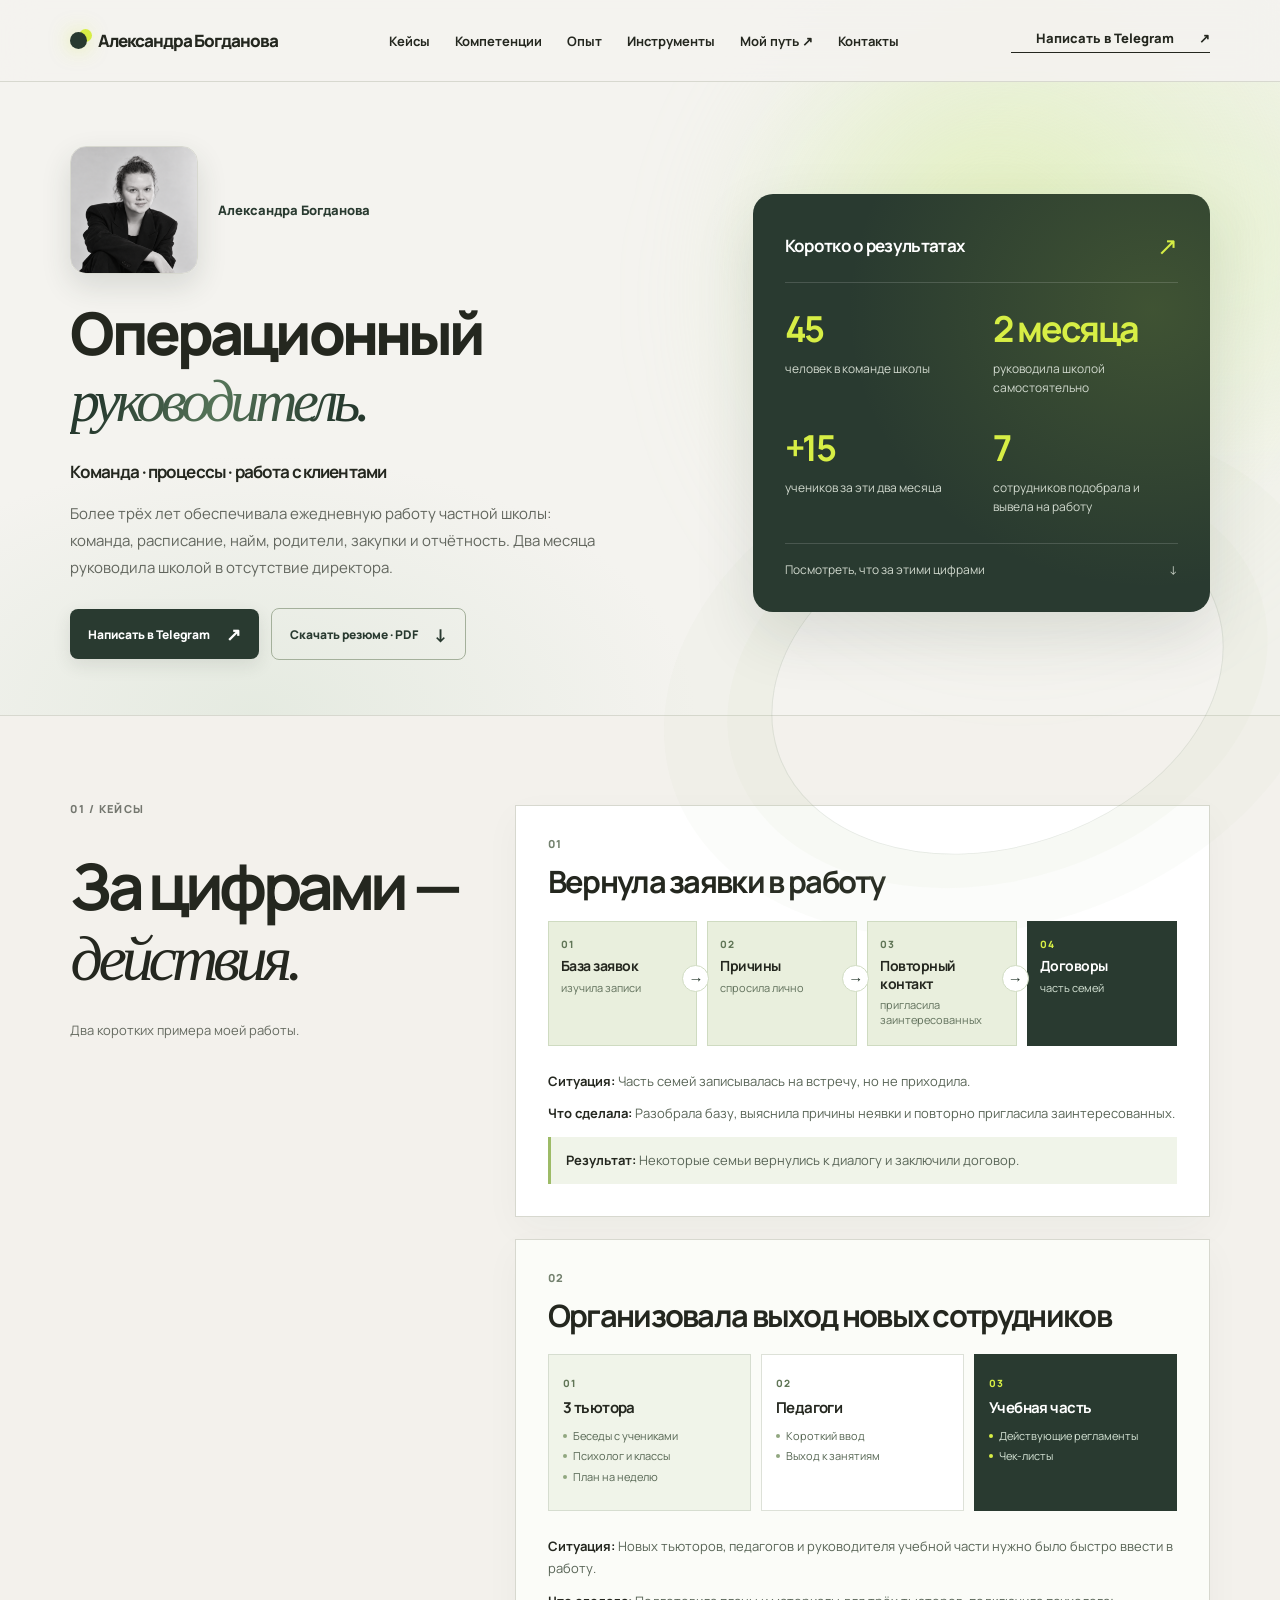
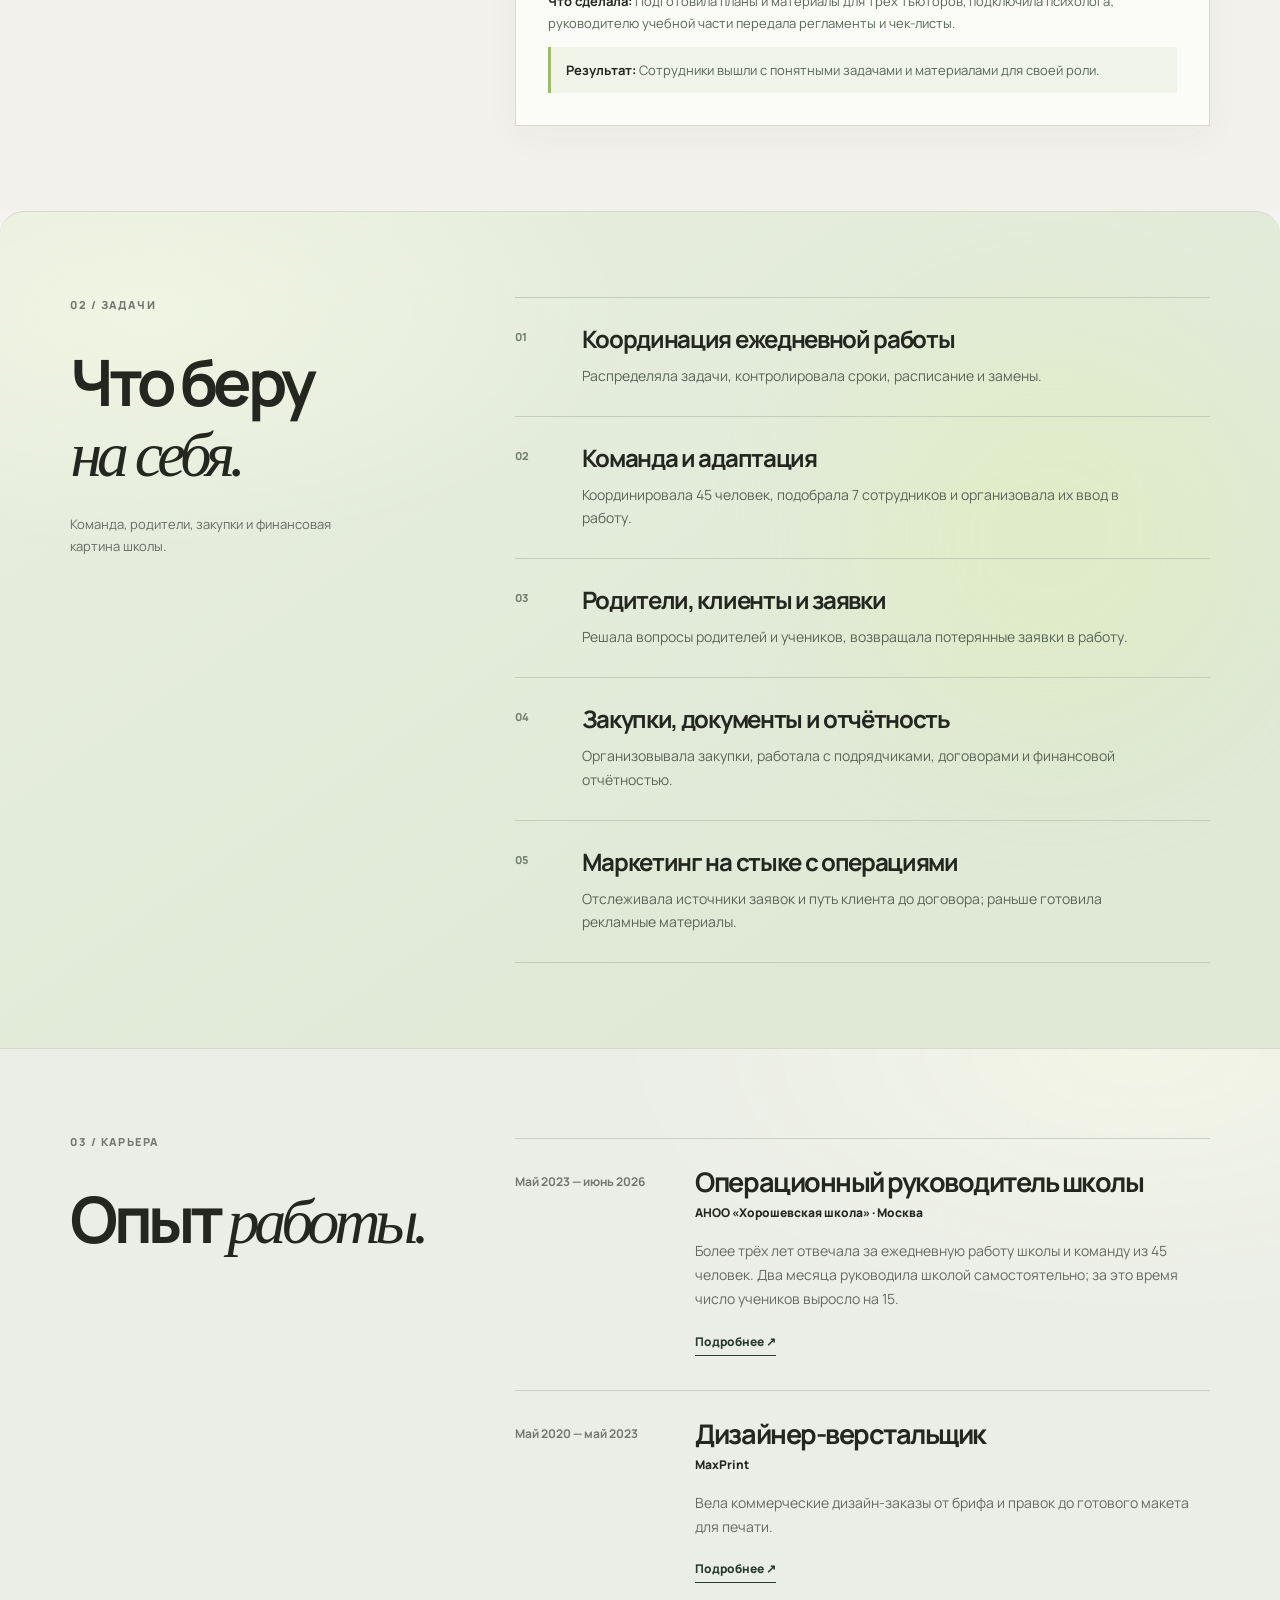
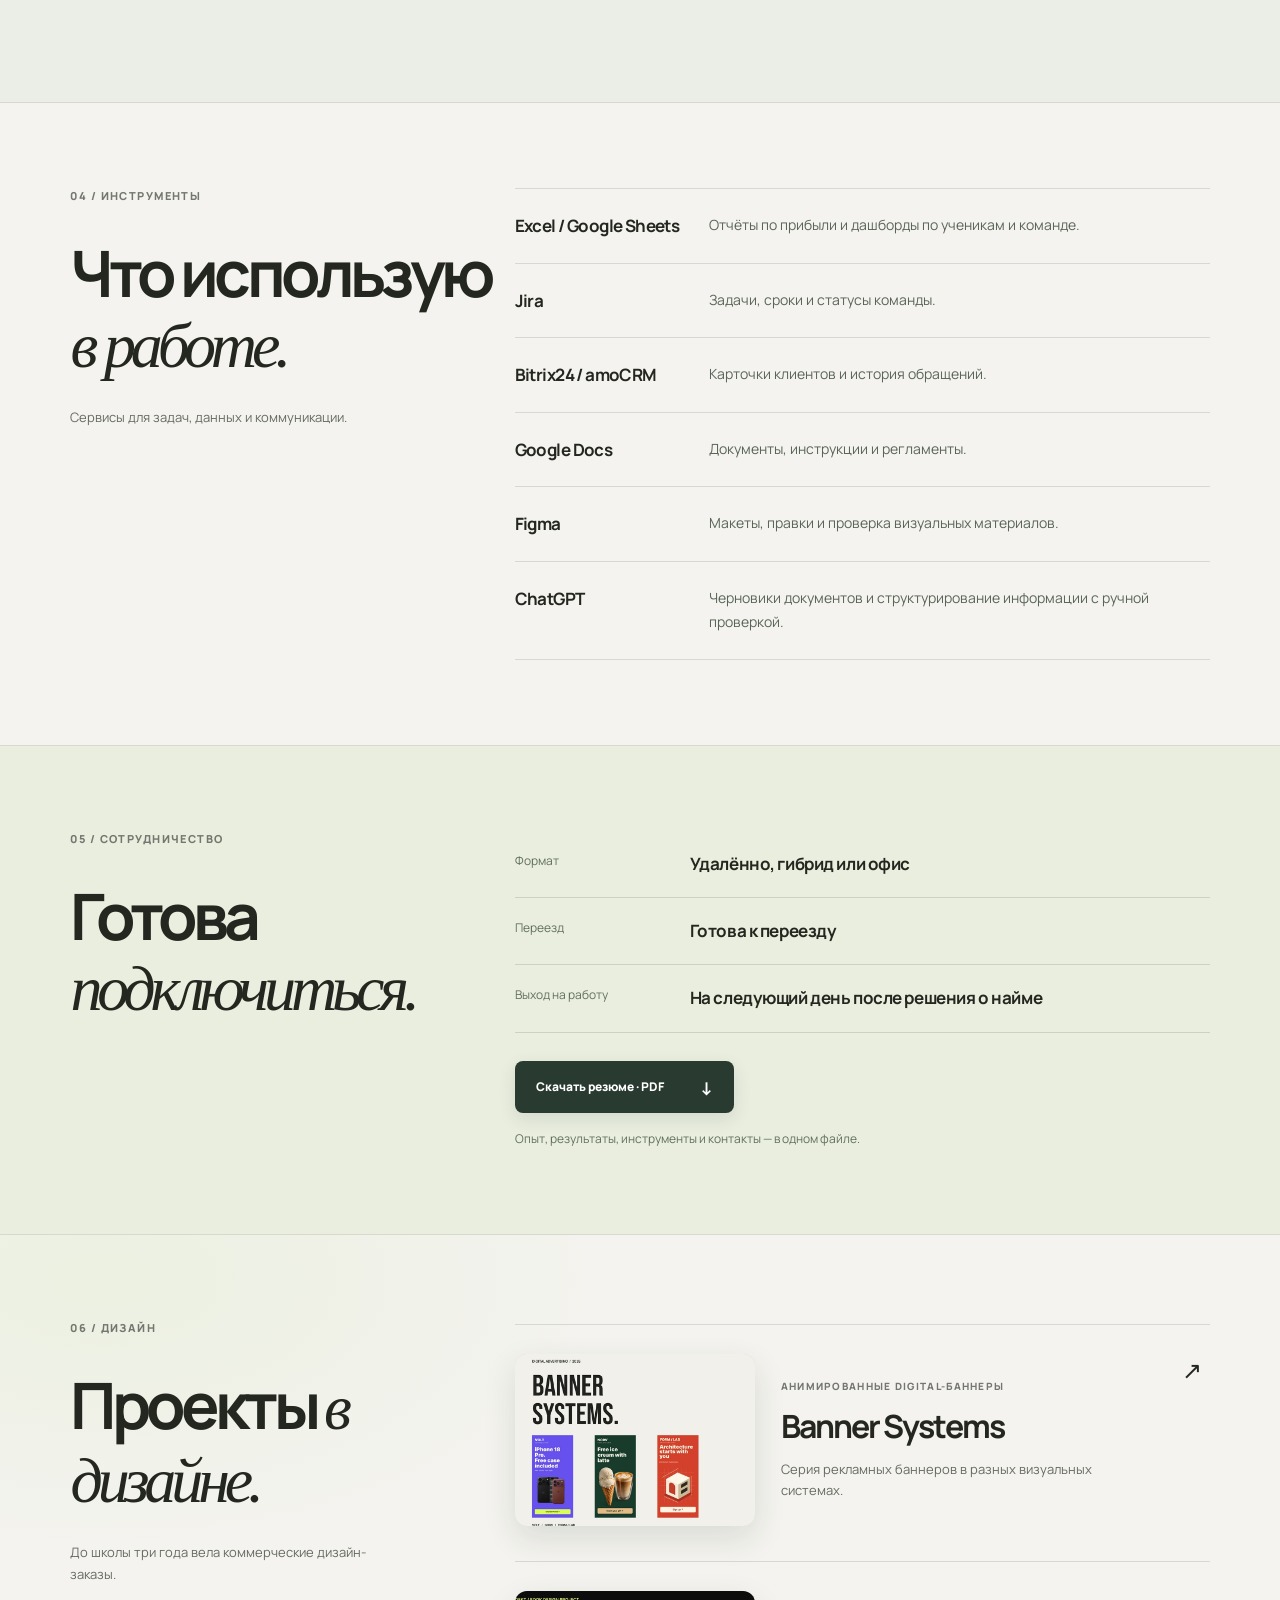
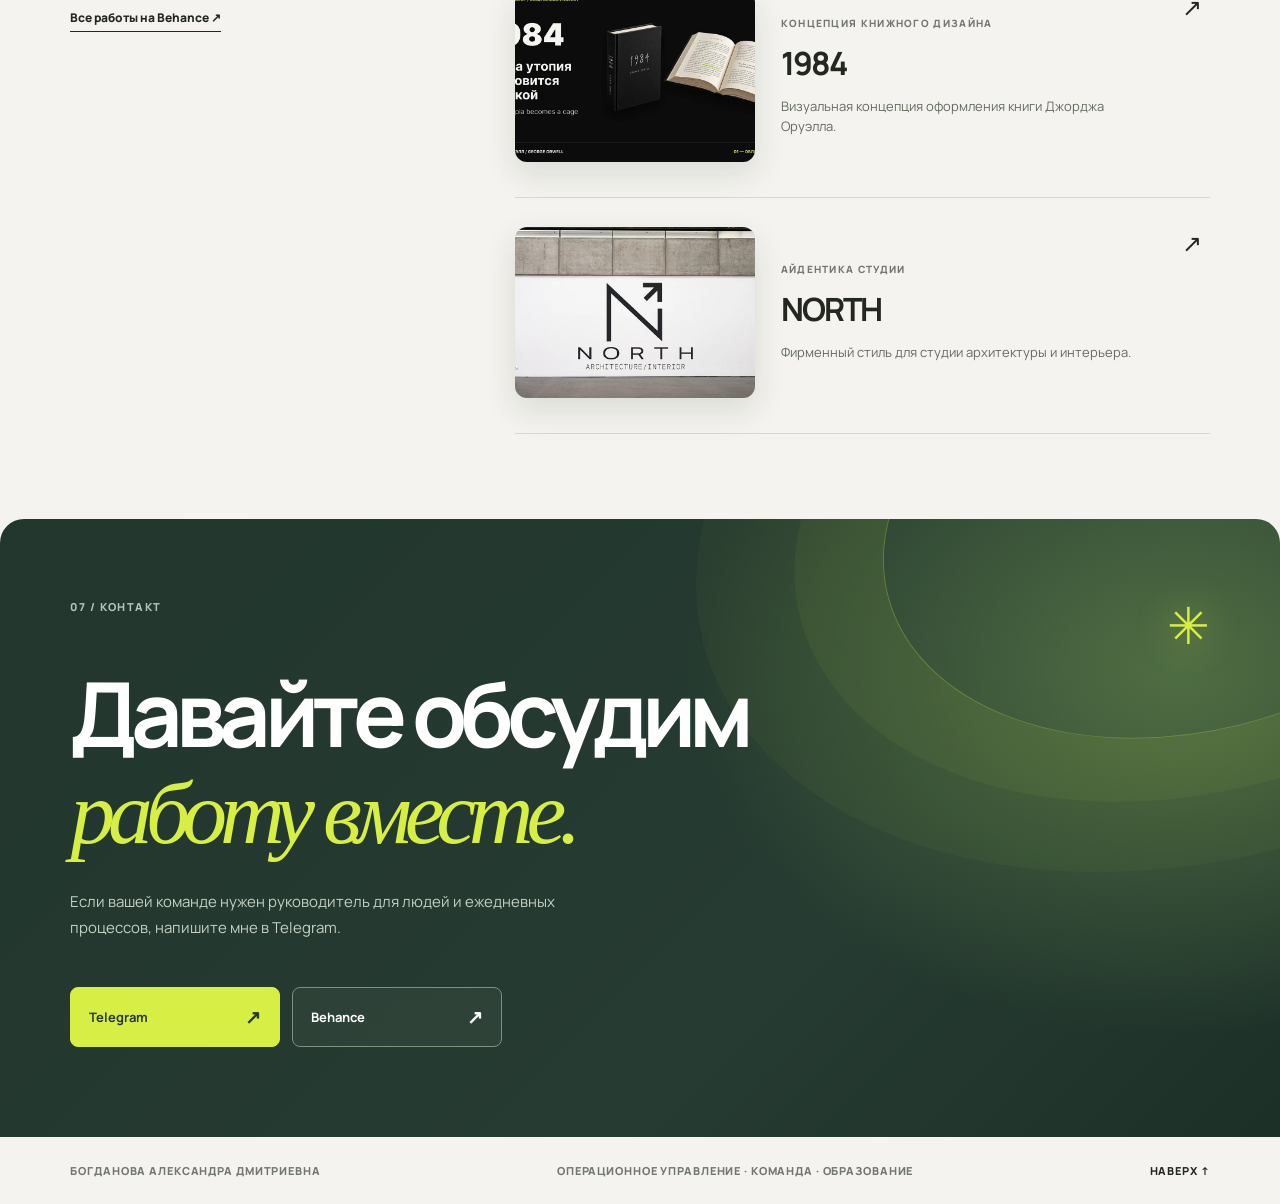
<file: index.html>
<!doctype html>
<html lang="ru">
  <head>
    <meta charset="utf-8" />
    <meta name="viewport" content="width=device-width, initial-scale=1" />
    <meta name="theme-color" content="#f3f1ec" />
    <meta name="description" content="Александра Богданова — операционный руководитель. Координировала команду из 45 человек, самостоятельно управляла школой, работала с закупками, родителями и отчётностью." />
    <title>Александра Богданова — операционный руководитель</title>
    <link rel="stylesheet" href="fonts.css" />
    <link rel="stylesheet" href="styles.css" />
    <link rel="stylesheet" href="enhancements.css" />
    <link rel="stylesheet" href="conversion.css" />
    <link rel="stylesheet" href="hero-positions.css?v=2" />
    <link rel="stylesheet" href="privacy.css" />
    <link rel="stylesheet" href="details.css" />
    <link rel="stylesheet" href="modern.css?v=1" />
    <link rel="stylesheet" href="polish.css" />
    <link rel="stylesheet" href="cases.css?v=2" />
    <link rel="stylesheet" href="portrait.css" />
    <link rel="stylesheet" href="hiring-story.css?v=2" />
  </head>
  <body>
    <div class="scroll-progress" aria-hidden="true"></div>
    <div class="page-shell">
      <header class="site-header" id="top">
        <a class="wordmark" href="#top" aria-label="На главную"><span class="wordmark-dot"></span><span data-field="shortName">Александра Богданова</span></a>
        <nav class="desktop-nav" aria-label="Основная навигация">
          <a href="#cases">Кейсы</a>
          <a href="#value">Компетенции</a>
          <a href="#experience">Опыт</a><a href="#tools">Инструменты</a>
          <a href="hiring-story.html" target="_blank" rel="noopener noreferrer">Мой путь ↗</a>
          <a href="#contact">Контакты</a>
        </nav>
        <a class="story-tab" href="hiring-story.html" target="_blank" rel="noopener noreferrer" aria-label="Открыть историю карьеры в новой вкладке">Мой путь ↗</a>
        <a class="header-link" href="https://t.me/Dmitrievna_DE" target="_blank" rel="noopener noreferrer" data-umami-event="Клик: Telegram" aria-label="Написать в Telegram"><span class="header-desktop-label">Написать в Telegram</span><span class="header-mobile-label">Telegram</span><span aria-hidden="true">↗</span></a>
      </header>

      <main>
        <section class="hero" aria-labelledby="hero-title">
          <div class="hero-copy">
            <div class="hero-identity">
              <img class="hero-portrait" src="assets/alexandra-bogdanova-portrait.png" alt="Александра Богданова" width="128" height="128" fetchpriority="high" />
              <p class="eyebrow" data-field="location">Александра Богданова</p>
            </div>
            <h1 id="hero-title">Операционный<br><em>руководитель.</em></h1>
            <p class="hero-role" data-field="role">Команда · процессы · работа с клиентами</p>

            <p class="hero-intro" data-field="intro">Более трёх лет обеспечивала ежедневную работу частной школы: команда, расписание, найм, родители, закупки и отчётность. Два месяца руководила школой в отсутствие директора.</p>
            <div class="hero-actions">
              <a class="button button-primary" href="https://t.me/Dmitrievna_DE" target="_blank" rel="noopener noreferrer" data-umami-event="Клик: Telegram">Написать в Telegram <span aria-hidden="true">↗</span></a>
              <a class="button button-resume" href="assets/alexandra-bogdanova-resume.pdf?v=5" download="Alexandra-Bogdanova-Resume.pdf">Скачать резюме · PDF <span aria-hidden="true">↓</span></a>
            </div>
          </div>
          <aside class="hero-results" aria-labelledby="results-title"><div class="results-heading"><h2 id="results-title">Коротко о результатах</h2><span aria-hidden="true">↗</span></div><div class="proof-list" id="proof-list"></div><a class="results-source" href="#cases"><span>Посмотреть, что за этими цифрами</span><span aria-hidden="true">↓</span></a></aside>

        </section>

        <section class="section cases" id="cases" aria-labelledby="cases-title">
          <div class="section-heading"><span class="section-number">01 / Кейсы</span><h2 id="cases-title">За цифрами —<br><em>действия.</em></h2><p class="section-note">Два коротких примера моей работы.</p></div>
          <div class="case-list" id="case-list"></div>
        </section>

        <section class="section value" id="value" aria-labelledby="value-title">
          <div class="section-heading"><span class="section-number">02 / Задачи</span><h2 id="value-title">Что беру<br><em>на себя.</em></h2><p class="section-note">Команда, родители, закупки и финансовая картина школы.</p></div>
          <div class="value-list" id="value-list"></div>
        </section>

        <section class="section experience" id="experience" aria-labelledby="experience-title">
          <div class="section-heading"><span class="section-number">03 / Карьера</span><h2 id="experience-title">Опыт <em>работы.</em></h2></div>
          <div class="timeline" id="experience-list"></div>
        </section>

        <section class="section tools" id="tools" aria-labelledby="tools-title"><div class="section-heading"><span class="section-number">04 / Инструменты</span><h2 id="tools-title">Что использую<br><em>в работе.</em></h2><p class="section-note">Сервисы для задач, данных и коммуникации.</p></div><div class="tools-list" id="tools-list"></div></section>
        <section class="section conditions" id="conditions" aria-labelledby="conditions-title"><div class="section-heading"><span class="section-number">05 / Сотрудничество</span><h2 id="conditions-title">Готова<br><em>подключиться.</em></h2></div><div class="conditions-body"><dl id="conditions-list"></dl><a class="button button-primary" href="assets/alexandra-bogdanova-resume.pdf?v=5" download="Alexandra-Bogdanova-Resume.pdf">Скачать резюме · PDF <span aria-hidden="true">↓</span></a><p class="resume-caption">Опыт, результаты, инструменты и контакты — в одном файле.</p></div></section>
        <section class="section projects" id="projects" aria-labelledby="projects-title">
          <div class="section-heading"><span class="section-number">06 / Дизайн</span><h2 id="projects-title">Проекты <em>в дизайне.</em></h2><p class="section-note">До школы три года вела коммерческие дизайн-заказы.</p><a class="section-outlink" href="https://www.behance.net/alek_szim" target="_blank" rel="noopener noreferrer" data-umami-event="Клик: Behance">Все работы на Behance ↗</a></div>
          <div class="project-list" id="project-list"></div>
        </section>

        <section class="contact" id="contact" aria-labelledby="contact-title">
          <div class="contact-top"><span class="section-number">07 / Контакт</span><span class="contact-mark" aria-hidden="true">✳</span></div>
          <h2 id="contact-title">Давайте обсудим<br><em>работу вместе.</em></h2>
          <p data-field="contactIntro">Если вашей команде нужен руководитель для людей и ежедневных процессов, напишите мне в Telegram.</p>
          <div class="contact-links" id="contact-links"></div>
        </section>
      </main>

      <footer class="site-footer"><span data-field="footerName">Богданова Александра Дмитриевна</span><span>Операционное управление · Команда · Образование</span><a href="#top">Наверх ↑</a></footer>
    </div>
    <dialog class="detail-dialog" id="detail-dialog" aria-labelledby="detail-title">
      <div class="detail-shell">
        <div class="detail-topline"><span id="detail-period"></span><button class="detail-close" id="detail-close" type="button" aria-label="Закрыть подробности">×</button></div>
        <h2 id="detail-title"></h2>
        <p class="detail-company" id="detail-company"></p>
        <p class="detail-lead" id="detail-lead"></p>
        <div class="detail-metrics" id="detail-metrics"></div>
        <div class="detail-sections" id="detail-sections"></div>
      </div>
    </dialog>
    <script src="content.js?v=15"></script>
    <script src="app.js?v=9"></script>
    <script src="resume-extra.js"></script>
    <script src="polish.js"></script>
  </body>
</html>
</file>
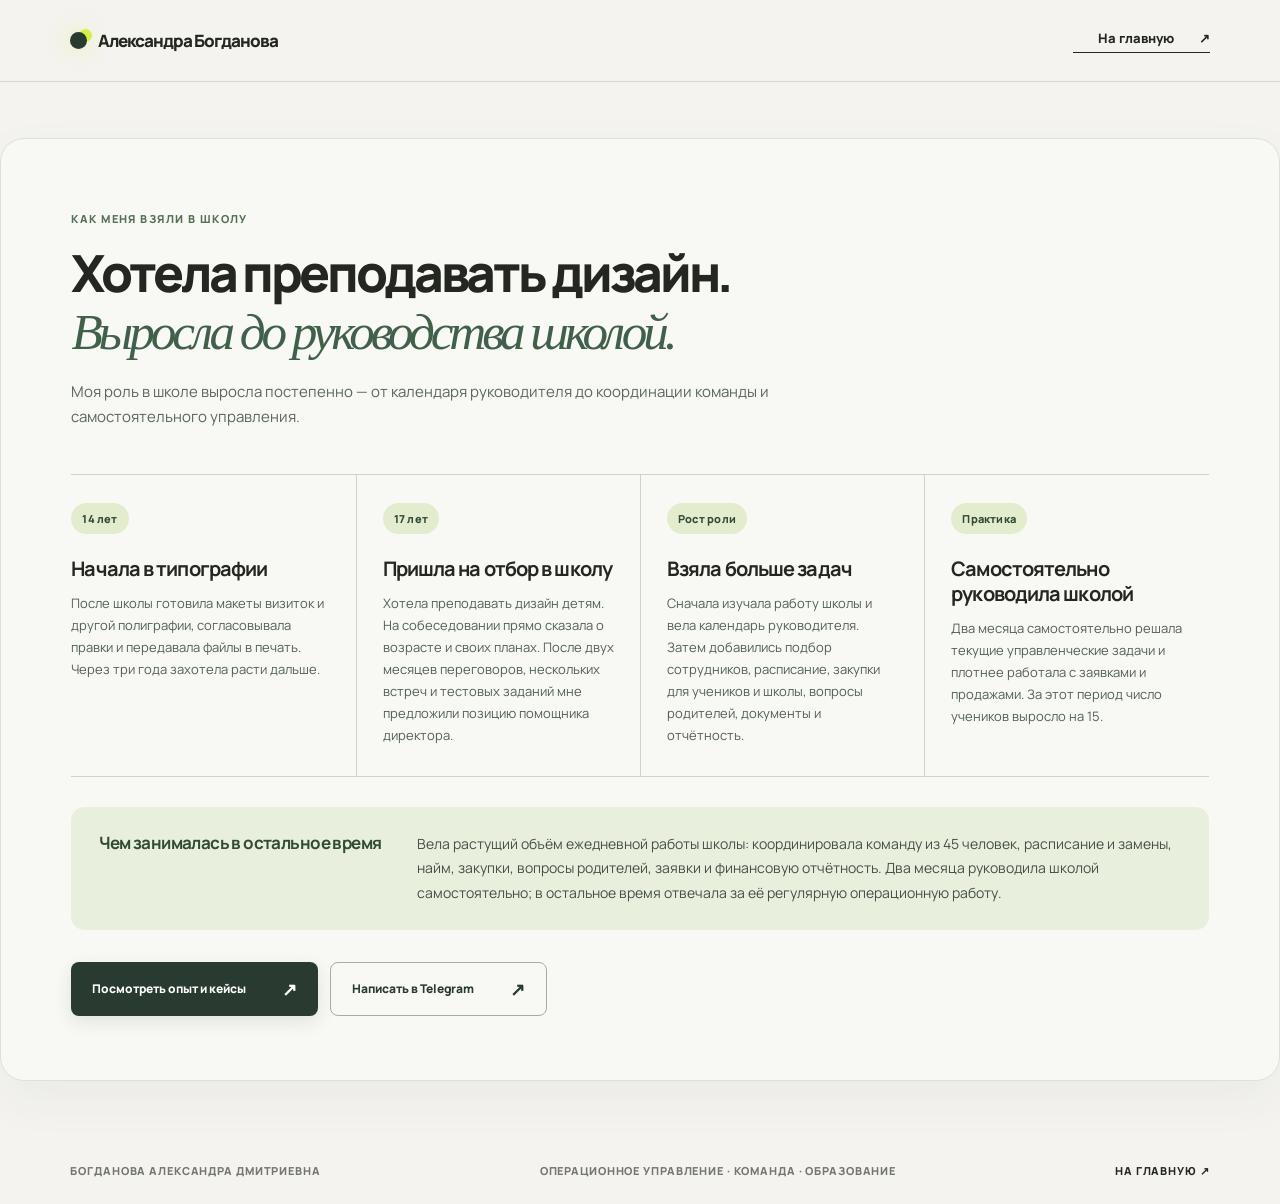
<file: hiring-story.html>
<!doctype html>
<html lang="ru">
  <head>
    <meta charset="utf-8" />
    <meta name="viewport" content="width=device-width, initial-scale=1" />
    <meta name="theme-color" content="#f3f1ec" />
    <meta name="description" content="Как Александра Богданова пришла в частную школу, расширила свою роль и стала руководить её операционной работой." />
    <title>Мой путь — Александра Богданова</title>
    <link rel="stylesheet" href="fonts.css" />
    <link rel="stylesheet" href="styles.css" />
    <link rel="stylesheet" href="enhancements.css" />
    <link rel="stylesheet" href="conversion.css" />
    <link rel="stylesheet" href="hero-positions.css?v=2" />
    <link rel="stylesheet" href="privacy.css" />
    <link rel="stylesheet" href="details.css" />
    <link rel="stylesheet" href="modern.css?v=1" />
    <link rel="stylesheet" href="polish.css" />
    <link rel="stylesheet" href="hiring-story.css?v=2" />
  </head>
  <body class="story-page">
    <div class="page-shell">
      <header class="site-header">
        <a class="wordmark" href="index.html" aria-label="Вернуться на главную"><span class="wordmark-dot"></span><span>Александра Богданова</span></a>
        <a class="header-link" href="index.html"><span class="header-desktop-label">На главную</span><span class="header-mobile-label">Назад</span><span aria-hidden="true">↗</span></a>
      </header>
      <main>
        <section class="hiring-story" aria-labelledby="hiring-story-title">
          <div class="hiring-story-heading">
            <span class="section-number">Как меня взяли в школу</span>
            <h1 id="hiring-story-title">Хотела преподавать дизайн.<br><em>Выросла до руководства школой.</em></h1>
            <p>Моя роль в школе выросла постепенно — от календаря руководителя до координации команды и самостоятельного управления.</p>
          </div>
          <div class="hiring-story-steps" aria-label="Как развивалась моя роль">
            <article class="hiring-story-step">
              <span class="hiring-story-marker">14 лет</span>
              <h2>Начала в типографии</h2>
              <p>После школы готовила макеты визиток и другой полиграфии, согласовывала правки и передавала файлы в печать. Через три года захотела расти дальше.</p>
            </article>
            <article class="hiring-story-step">
              <span class="hiring-story-marker">17 лет</span>
              <h2>Пришла на отбор в школу</h2>
              <p>Хотела преподавать дизайн детям. На собеседовании прямо сказала о возрасте и своих планах. После двух месяцев переговоров, нескольких встреч и тестовых заданий мне предложили позицию помощника директора.</p>
            </article>
            <article class="hiring-story-step">
              <span class="hiring-story-marker">Рост роли</span>
              <h2>Взяла больше задач</h2>
              <p>Сначала изучала работу школы и вела календарь руководителя. Затем добавились подбор сотрудников, расписание, закупки для учеников и школы, вопросы родителей, документы и отчётность.</p>
            </article>
            <article class="hiring-story-step">
              <span class="hiring-story-marker">Практика</span>
              <h2>Самостоятельно руководила школой</h2>
              <p>Два месяца самостоятельно решала текущие управленческие задачи и плотнее работала с заявками и продажами. За этот период число учеников выросло на 15.</p>
            </article>
          </div>
          <div class="hiring-story-continuity">
            <strong>Чем занималась в остальное время</strong>
            <p>Вела растущий объём ежедневной работы школы: координировала команду из 45 человек, расписание и замены, найм, закупки, вопросы родителей, заявки и финансовую отчётность. Два месяца руководила школой самостоятельно; в остальное время отвечала за её регулярную операционную работу.</p>
          </div>
          <div class="hiring-story-return">
            <a class="button button-primary" href="index.html">Посмотреть опыт и кейсы <span aria-hidden="true">↗</span></a>
            <a class="button button-resume" href="https://t.me/Dmitrievna_DE" target="_blank" rel="noopener noreferrer">Написать в Telegram <span aria-hidden="true">↗</span></a>
          </div>
        </section>
      </main>
      <footer class="site-footer"><span>Богданова Александра Дмитриевна</span><span>Операционное управление · Команда · Образование</span><a href="index.html">На главную ↗</a></footer>
    </div>
  </body>
</html>
</file>
<file: fonts.css>
@font-face {
  font-family: 'Manrope';
  font-style: normal;
  font-weight: 400 800;
  font-display: swap;
  src: url('assets/fonts/manrope-cyrillic.woff2') format('woff2');
  unicode-range: U+0301, U+0400-045F, U+0490-0491, U+04B0-04B1, U+2116;
}

@font-face {
  font-family: 'Manrope';
  font-style: normal;
  font-weight: 400 800;
  font-display: swap;
  src: url('assets/fonts/manrope-latin.woff2') format('woff2');
  unicode-range: U+0000-00FF, U+0131, U+0152-0153, U+02BB-02BC, U+02C6, U+02DA, U+02DC, U+0304, U+0308, U+0329, U+2000-206F, U+20AC, U+2122, U+2191, U+2193, U+2212, U+2215, U+FEFF, U+FFFD;
}
</file>
<file: styles.css>
:root{--paper:#f3f1ec;--ink:#24271f;--muted:#74776f;--line:#d7d8cf;--acid:#d7ee45;--forest:#293a30;--white:#fff;--font:'Manrope',sans-serif}*{box-sizing:border-box}html{scroll-behavior:smooth}body{margin:0;background:var(--paper);color:var(--ink);font-family:var(--font);-webkit-font-smoothing:antialiased}a{color:inherit;text-decoration:none}button,a{-webkit-tap-highlight-color:transparent}a:focus-visible{outline:2px solid var(--forest);outline-offset:4px}::selection{background:var(--acid);color:var(--ink)}.page-shell{overflow:hidden}.site-header,.hero,.section,.contact,.site-footer{max-width:1440px;margin:auto}.site-header{height:92px;display:flex;align-items:center;justify-content:space-between;padding:0 5.5%;border-bottom:1px solid var(--line)}.wordmark{font-size:17px;font-weight:800;letter-spacing:-.06em;display:flex;align-items:center;gap:11px;white-space:nowrap}.wordmark-dot{width:17px;height:17px;background:var(--forest);border-radius:50%;box-shadow:7px -5px 0 -2px var(--acid)}.desktop-nav{display:flex;gap:42px;font-size:13px;font-weight:700}.desktop-nav a,.header-link,.text-link{transition:opacity .2s}.desktop-nav a:hover,.header-link:hover,.text-link:hover{opacity:.55}.header-link{font-size:13px;font-weight:800;border-bottom:1px solid var(--ink);padding-bottom:5px;white-space:nowrap}.header-link span{margin-left:25px}.hero{min-height:660px;display:grid;grid-template-columns:1.07fr .93fr;padding:47px 5.5% 82px;gap:32px}.hero-copy{align-self:center;padding:28px 0 22px}.eyebrow,.section-number{font-size:11px;font-weight:800;letter-spacing:.13em;text-transform:uppercase}.eyebrow{margin:0 0 35px;color:var(--muted)}h1,h2,h3,p{margin-top:0}h1{font-size:clamp(58px,6.7vw,105px);line-height:1.04;letter-spacing:-.09em;margin:0 0 24px;font-weight:800}h1 em,h2 em{font-family:Georgia,serif;font-weight:400;letter-spacing:-.08em}h1 em{color:var(--forest)}.hero-role{font-size:clamp(20px,2vw,28px);letter-spacing:-.05em;font-weight:700;margin:0 0 19px}.hero-intro{max-width:490px;font-size:15px;line-height:1.85;color:#62665e;margin-bottom:33px}.hero-actions{display:flex;align-items:center;gap:32px;flex-wrap:wrap}.button{display:inline-flex;align-items:center;justify-content:space-between;gap:36px;padding:17px 21px;border-radius:3px;font-size:12px;font-weight:800;transition:transform .2s,background .2s}.button:hover{transform:translateY(-3px)}.button-primary{background:var(--forest);color:#fff}.button-primary:hover{background:#394e40}.button span{font-size:18px;line-height:1}.text-link{font-size:12px;font-weight:800}.text-link span{margin-left:10px}.hero-art{min-height:545px;background:var(--forest);position:relative;overflow:hidden;display:grid;place-items:center}.hero-art-grid{position:absolute;inset:0;background-image:linear-gradient(#ffffff0e 1px,transparent 1px),linear-gradient(90deg,#ffffff0e 1px,transparent 1px);background-size:48px 48px;mask-image:linear-gradient(135deg,transparent 10%,black 85%)}.art-orbit{border:1px solid #d7ee4577;border-radius:50%;position:absolute;aspect-ratio:1}.orbit-one{width:89%;transform:rotate(-25deg) scaleY(.72)}.orbit-two{width:72%;transform:rotate(31deg) scaleY(.77)}.art-core{width:235px;height:235px;border-radius:50%;display:grid;place-items:center;background:var(--acid);color:var(--forest);box-shadow:0 0 0 24px #d7ee4515,0 0 0 70px #d7ee4508;z-index:1;transform:rotate(-10deg)}.art-core span{font-family:Georgia,serif;font-size:80px;letter-spacing:-.1em;font-style:italic;padding-right:9px}.art-caption,.art-index{position:absolute;bottom:28px;font-size:10px;text-transform:uppercase;letter-spacing:.14em;color:#d6e4d6}.art-caption{left:30px}.art-index{right:30px}.section{padding:105px 5.5%;display:grid;grid-template-columns:39% 61%;border-top:1px solid var(--line)}.section-number{display:block;color:var(--muted);margin-bottom:35px}.section h2,.contact h2{font-size:clamp(44px,5vw,72px);letter-spacing:-.075em;line-height:1.09;margin:0}.about-body{padding-top:42px}.about-body>p{font-size:clamp(21px,2.1vw,30px);line-height:1.52;letter-spacing:-.045em;max-width:680px;margin-bottom:45px}.capabilities{display:flex;gap:10px;flex-wrap:wrap}.skill{border:1px solid #c5c9bd;padding:11px 15px;font-size:12px;font-weight:700;border-radius:2px}.experience{background:#eaece4}.timeline{padding-top:4px}.timeline-row{display:grid;grid-template-columns:24% 76%;gap:14px;padding:27px 0 34px;border-top:1px solid #cbd0c4}.timeline-period{font-size:12px;color:var(--muted);font-weight:700;padding-top:7px}.timeline-body h3{font-size:27px;line-height:1.15;letter-spacing:-.055em;margin:0 0 7px}.timeline-company{font-size:12px;font-weight:800;margin-bottom:18px}.timeline-description{font-size:14px;line-height:1.7;color:#666b61;max-width:520px;margin:0}.projects{grid-template-columns:39% 61%}.project-list{padding-top:4px}.project-row{display:grid;grid-template-columns:52px 1fr 32px;gap:15px;border-top:1px solid var(--line);padding:29px 0 35px;min-height:180px}.project-row:last-child{border-bottom:1px solid var(--line)}.project-number{font-size:11px;font-weight:800;color:var(--muted);padding-top:3px}.project-category{font-size:10px;font-weight:800;text-transform:uppercase;letter-spacing:.13em;color:var(--muted);margin-bottom:11px}.project-body h3{font-size:32px;letter-spacing:-.06em;margin-bottom:11px}.project-body>p:last-child{max-width:450px;font-size:13px;line-height:1.6;color:#666b61}.project-arrow{font-size:24px;line-height:1;transition:transform .2s}.project-arrow:hover{transform:translate(3px,-3px)}.contact{background:var(--forest);color:#fff;padding:80px 5.5% 90px}.contact-top{display:flex;justify-content:space-between;align-items:start}.contact .section-number{color:#b6c3b8}.contact-mark{font-size:51px;line-height:1;color:var(--acid)}.contact h2{font-size:clamp(55px,7vw,106px);line-height:1.07;margin:15px 0 28px}.contact h2 em{color:var(--acid)}.contact>p{font-size:15px;line-height:1.7;color:#c2d0c3;max-width:520px;margin-bottom:47px}.contact-links{display:flex;gap:12px;flex-wrap:wrap}.contact-link{min-width:210px;border:1px solid #7c9180;display:flex;justify-content:space-between;align-items:center;padding:16px 18px;font-size:13px;font-weight:700;transition:background .2s,color .2s}.contact-link:hover{background:var(--acid);color:var(--forest)}.contact-link span:last-child{font-size:19px}.contact-note{font-size:13px;color:#bbc9bc;margin:0}.site-footer{padding:26px 5.5%;display:flex;justify-content:space-between;gap:20px;font-size:11px;font-weight:800;color:var(--muted);text-transform:uppercase;letter-spacing:.08em}.site-footer a{color:var(--ink)}.reveal{opacity:0;transform:translateY(24px);transition:opacity .75s ease,transform .75s cubic-bezier(.2,.7,.2,1)}.reveal.is-visible{opacity:1;transform:none}.orbit-one{animation:orbit-one 24s ease-in-out infinite alternate}.orbit-two{animation:orbit-two 20s ease-in-out infinite alternate}.art-core{animation:core-float 7s ease-in-out infinite}@keyframes orbit-one{to{transform:rotate(7deg) scaleY(.72)}}@keyframes orbit-two{to{transform:rotate(61deg) scaleY(.77)}}@keyframes core-float{50%{transform:translateY(-9px) rotate(-7deg)}}@media(max-width:900px){.hero{grid-template-columns:1fr;min-height:0}.hero-art{min-height:420px}.section{grid-template-columns:1fr;gap:35px}.about-body{padding-top:0}.projects{grid-template-columns:1fr}}@media(max-width:600px){.site-header{height:72px;padding:0 6%}.desktop-nav{display:none}.header-link span{margin-left:7px}.hero{padding:42px 6% 65px;gap:45px}.hero-copy{padding:0}.eyebrow{margin-bottom:25px}.hero-intro{font-size:14px}.hero-art{min-height:350px}.art-core{width:170px;height:170px}.art-core span{font-size:59px}.section{padding:72px 6%;gap:27px}.section-number{margin-bottom:23px}.about-body>p{font-size:21px}.timeline-row{grid-template-columns:1fr;gap:8px}.timeline-body h3{font-size:23px}.project-body h3{font-size:26px}.contact{padding:68px 6%}.contact h2{font-size:clamp(47px,11vw,66px)}.site-footer{padding:22px 6%;flex-wrap:wrap}.site-footer span:nth-child(2){display:none}}@media(prefers-reduced-motion:reduce){html{scroll-behavior:auto}*,*::before,*::after{transition:none!important;animation:none!important}}
</file>
<file: enhancements.css>
.proof-list{display:grid;grid-template-columns:repeat(3,1fr);gap:18px;margin-top:54px;border-top:1px solid var(--line);padding-top:25px}.proof-row{display:flex;flex-direction:column;gap:8px}.proof-row strong{font-size:clamp(24px,2.2vw,34px);letter-spacing:-.07em;line-height:1.1}.proof-row span{font-size:11px;line-height:1.55;color:var(--muted);max-width:160px}.value{background:#e5e9d8}.value-list{border-top:1px solid #c4ccba}.value-row{display:grid;grid-template-columns:52px 1fr;gap:15px;padding:24px 0 28px;border-bottom:1px solid #c4ccba}.value-number{font-size:11px;font-weight:800;color:#73816e;padding-top:7px}.value-row h3{font-size:clamp(21px,2vw,28px);letter-spacing:-.055em;margin:0 0 9px}.value-row p{font-size:13px;line-height:1.7;color:#596557;max-width:570px;margin:0}.section-note{font-size:13px;line-height:1.7;color:#666b61;max-width:315px;margin:25px 0 20px}.section-outlink{display:inline-block;font-size:12px;font-weight:800;border-bottom:1px solid var(--ink);padding-bottom:5px;transition:opacity .2s}.section-outlink:hover{opacity:.55}.project-row{grid-template-columns:minmax(180px,240px) 1fr 28px;gap:26px;align-items:center;min-height:0}.project-image-link{display:block;overflow:hidden;aspect-ratio:1.4;background:#d9dcd3}.project-image-link img{width:100%;height:100%;display:block;object-fit:cover;transition:transform .55s cubic-bezier(.2,.7,.2,1)}.project-image-link:hover img{transform:scale(1.045)}.project-body h3 a{transition:opacity .2s}.project-body h3 a:hover{opacity:.55}.project-body>p:last-child{margin-bottom:0}.project-arrow{align-self:start;margin-top:4px}.projects{padding-bottom:120px}@media(max-width:1100px){.proof-list{grid-template-columns:repeat(2,1fr)}.project-row{grid-template-columns:minmax(150px,210px) 1fr 25px;gap:18px}}@media(max-width:600px){.proof-list{margin-top:35px;gap:22px}.proof-row strong{font-size:25px}.value-row{grid-template-columns:33px 1fr;gap:12px}.project-row{grid-template-columns:1fr 32px;gap:17px}.project-image-link{grid-column:1/-1;aspect-ratio:1.45}.project-body h3{margin-bottom:7px}.project-arrow{grid-column:2;grid-row:2}.projects{padding-bottom:75px}}@media(prefers-reduced-motion:reduce){.project-image-link img{transition:none!important}}
</file>
<file: conversion.css>
.hero-intro{margin-bottom:17px}.hero-proof{font-size:11px;line-height:1.55;letter-spacing:.01em;font-weight:800;color:var(--forest);margin:0 0 29px;max-width:490px}.header-mobile-label{display:none}.value .section-note{max-width:310px;margin-top:24px}.value-cta{grid-column:2;margin-top:10px;display:flex;align-items:center;justify-content:space-between;gap:24px;border-top:1px solid #c4ccba;padding-top:27px}.value-cta p{font-size:15px;line-height:1.5;letter-spacing:-.025em;font-weight:700;max-width:260px;margin:0}.value-cta .button{flex-shrink:0}.value .section-heading{position:sticky;top:34px;align-self:start}@media(max-width:900px){.value .section-heading{position:static}.value-cta{grid-column:1}}@media(max-width:600px){.header-desktop-label{display:none}.header-mobile-label{display:inline}.wordmark{font-size:15px;letter-spacing:-.07em}.hero-proof{font-size:10px;line-height:1.6;margin-bottom:27px}.value-cta{align-items:flex-start;flex-direction:column;gap:17px}.value-cta .button{width:100%}}
</file>
<file: hero-positions.css>
.hero{display:block;min-height:0;padding:58px 5.5% 94px}
.hero-copy{padding:0;max-width:none}
.hero h1{margin-bottom:18px}
.hero-role{margin-bottom:32px}
.hero-positions{max-width:1170px}
.hero-positions-label{font-size:11px;font-weight:800;letter-spacing:.13em;text-transform:uppercase;color:var(--muted);margin:0 0 13px}
.hero-positions-list{display:grid;grid-template-columns:repeat(3,minmax(0,1fr));gap:12px;list-style:none;padding:0;margin:0}
.hero-positions-list li{min-height:128px;display:flex;flex-direction:column;align-items:flex-start;padding:20px 22px;border:1px solid var(--line);background:#fffef9;transition:transform .25s ease,border-color .25s ease,box-shadow .25s ease;animation:position-enter .65s backwards}
.hero-positions-list li:first-child{background:#e7ecd9;border-color:#c8d2bb}
.hero-positions-list li:nth-child(2){animation-delay:.1s}
.hero-positions-list li:nth-child(3){animation-delay:.2s}
.hero-positions-list li:hover{transform:translateY(-4px);border-color:#9caf8d;box-shadow:0 12px 28px #293a3012}
.position-number{font-size:10px;font-weight:800;letter-spacing:.1em;color:#75816f;margin-bottom:12px}
.hero-positions-list strong{font-size:18px;font-weight:800;letter-spacing:-.045em;line-height:1.25;margin-bottom:6px}
.hero-positions-list li>span:last-child{font-size:12px;line-height:1.45;color:#626b60}
.hero-intro{max-width:760px;margin:30px 0 14px;font-size:16px;line-height:1.65}
.hero-proof{max-width:none;margin-bottom:26px}
@keyframes position-enter{from{opacity:0;transform:translateY(12px)}to{opacity:1;transform:translateY(0)}}
@media(max-width:900px){.hero{padding:48px 6% 75px}.hero-positions-list strong{font-size:16px}.hero-positions-list li{padding:18px;min-height:124px}}
@media(max-width:800px){.desktop-nav{display:none}}
@media(max-width:650px){.hero{padding:39px 6% 66px}.hero h1{margin-bottom:18px}.hero-role{margin-bottom:25px}.hero-positions-list{grid-template-columns:1fr;gap:7px}.hero-positions-list li{min-height:0;padding:14px 17px}.position-number{margin-bottom:5px}.hero-positions-list strong{font-size:17px;margin-bottom:2px}.hero-positions-list li>span:last-child{font-size:11px}.hero-intro{font-size:14px;margin-top:24px}.hero-proof{margin-bottom:25px}}
@media(prefers-reduced-motion:reduce){.hero-positions-list li{transition:none;animation:none}.hero-positions-list li:hover{transform:none}}
@media(min-width:1280px){.proof-list{grid-template-columns:repeat(4,minmax(0,1fr))}}
@media(min-width:601px) and (max-width:1279px){.proof-list{grid-template-columns:repeat(2,minmax(0,1fr))}}
</file>
<file: privacy.css>
.privacy-banner[hidden]{display:none!important}
.privacy-banner{position:fixed;right:22px;bottom:22px;z-index:1000;width:min(460px,calc(100vw - 44px));padding:22px;background:#fffef9;border:1px solid #b8c4b2;box-shadow:0 20px 60px #1b29233d;animation:privacy-enter .35s ease-out}
.privacy-banner-copy strong{display:block;margin-bottom:8px;font-size:15px;letter-spacing:-.035em}
.privacy-banner-copy p{margin:0;color:#5d665c;font-size:12px;line-height:1.6}
.privacy-banner-actions{display:flex;gap:8px;margin-top:19px}
.privacy-button{min-height:42px;flex:1;padding:10px 13px;border:1px solid var(--forest);border-radius:2px;font:800 11px var(--font);cursor:pointer;transition:background .2s,color .2s,transform .2s}
.privacy-button:hover{transform:translateY(-2px)}
.privacy-button-primary{background:var(--forest);color:#fff}
.privacy-button-primary:hover{background:#3a5040}
.privacy-button-secondary{background:transparent;color:var(--forest)}
.privacy-button-secondary:hover{background:#e8ecdf}
.privacy-button:focus-visible,.privacy-settings:focus-visible{outline:2px solid var(--forest);outline-offset:3px}
.privacy-settings{padding:0;border:0;background:none;color:var(--ink);font:inherit;text-transform:inherit;letter-spacing:inherit;cursor:pointer}
.privacy-settings:hover{text-decoration:underline;text-underline-offset:3px}
@keyframes privacy-enter{from{opacity:0;transform:translateY(12px)}to{opacity:1;transform:translateY(0)}}
@media(max-width:600px){.privacy-banner{right:10px;bottom:10px;width:calc(100vw - 20px);padding:18px}.privacy-banner-actions{flex-direction:column}.privacy-button{width:100%}}
@media(prefers-reduced-motion:reduce){.privacy-banner{animation:none}.privacy-button{transition:none}.privacy-button:hover{transform:none}}
</file>
<file: details.css>
.timeline-more{display:inline-flex;align-items:center;gap:9px;margin-top:22px;padding:0 0 5px;border:0;border-bottom:1px solid var(--forest);background:transparent;color:var(--forest);font:800 12px var(--font);cursor:pointer;transition:gap .2s,opacity .2s}
.timeline-more:hover{gap:15px;opacity:.75}
.timeline-more:focus-visible,.detail-close:focus-visible{outline:2px solid var(--forest);outline-offset:4px}
.detail-dialog{width:min(920px,calc(100vw - 28px));max-width:none;max-height:min(88vh,900px);margin:auto;padding:0;border:1px solid #cbd0c4;border-radius:3px;background:var(--paper);color:var(--ink);box-shadow:0 28px 80px #10201866;overflow-y:auto;overscroll-behavior:contain}
.detail-dialog::backdrop{background:#14251bba;backdrop-filter:blur(3px)}
.detail-shell{padding:37px clamp(23px,4vw,55px) 49px}
.detail-topline{display:flex;align-items:center;justify-content:space-between;gap:20px;margin-bottom:24px;color:var(--muted);font-size:11px;font-weight:800;letter-spacing:.12em;text-transform:uppercase}
.detail-close{width:36px;height:36px;display:grid;place-items:center;flex:none;padding:0;border:1px solid var(--line);border-radius:50%;background:transparent;color:var(--forest);font:400 26px/1 Arial,sans-serif;cursor:pointer;transition:background .2s,transform .2s}
.detail-close:hover{background:#e2e8da;transform:rotate(90deg)}
.detail-dialog h2{max-width:760px;margin:0 0 8px;font-size:clamp(35px,5vw,63px);line-height:1.05;letter-spacing:-.07em}
.detail-company{margin:0 0 28px;color:var(--forest);font-size:12px;font-weight:800}
.detail-lead{max-width:720px;margin:0 0 30px;font-size:clamp(17px,2vw,22px);line-height:1.5;letter-spacing:-.035em}
.detail-metrics:empty{display:none}
.detail-metrics{display:grid;grid-template-columns:repeat(4,minmax(0,1fr));gap:13px;margin:0 0 35px}
.detail-metric{min-height:104px;padding:16px;background:#e5e9d8}
.detail-metric strong{display:block;margin-bottom:8px;color:var(--forest);font-size:clamp(22px,2.4vw,31px);line-height:1.1;letter-spacing:-.07em}
.detail-metric span{display:block;color:#5d695a;font-size:11px;line-height:1.45}
.detail-sections{display:grid;grid-template-columns:repeat(2,minmax(0,1fr));gap:31px 38px}
.detail-section{padding-top:20px;border-top:1px solid var(--line)}
.detail-section h3{margin:0 0 14px;font-size:19px;line-height:1.25;letter-spacing:-.045em}
.detail-section ul{margin:0;padding-left:18px}
.detail-section li{margin:0 0 11px;padding-left:3px;color:#4d554c;font-size:13px;line-height:1.65}
.detail-section li::marker{color:#8ca27f}
@media(max-width:700px){.detail-dialog{max-height:calc(100dvh - 16px);width:calc(100vw - 16px)}.detail-shell{padding:21px 22px 30px}.detail-topline{margin-bottom:18px}.detail-company{margin-bottom:19px}.detail-metrics{grid-template-columns:repeat(2,minmax(0,1fr));gap:8px}.detail-metric{min-height:95px}.detail-sections{grid-template-columns:1fr;gap:15px}.detail-section h3{font-size:18px}}
@media(prefers-reduced-motion:reduce){.timeline-more,.detail-close{transition:none}.detail-close:hover{transform:none}}
</file>
<file: modern.css>
/* A quieter editorial layout with light, motion and depth. */
:root{--ease-out:cubic-bezier(.22,1,.36,1)}
body{background:#f4f3ef}
.site-header{position:relative;z-index:2;background:#f4f3efdb;backdrop-filter:blur(18px);-webkit-backdrop-filter:blur(18px)}
.wordmark-dot{box-shadow:7px -5px 0 -2px var(--acid),0 0 20px #d7ee4580}
.desktop-nav a{position:relative}
.desktop-nav a::after{content:"";position:absolute;left:0;right:0;bottom:-9px;height:1px;background:var(--forest);transform:scaleX(0);transform-origin:left;transition:transform .35s var(--ease-out)}
.desktop-nav a:hover::after,.desktop-nav a:focus-visible::after{transform:scaleX(1)}
.hero{position:relative;isolation:isolate;background:radial-gradient(ellipse 48% 55% at 92% 23%,#dcf2b450,transparent 76%),radial-gradient(ellipse 42% 50% at 20% 100%,#c8dac558,transparent 82%)}
.hero::before,.hero::after{content:"";position:absolute;z-index:-1;pointer-events:none;border-radius:50%}
.hero::before{width:min(55vw,740px);aspect-ratio:1;right:-12%;top:-20%;background:radial-gradient(circle at 38% 42%,#d8ed9c99 0,#d7edb544 33%,transparent 68%);filter:blur(54px);animation:ambient-drift 16s ease-in-out infinite alternate}
.hero::after{width:min(36vw,470px);aspect-ratio:1;right:4%;bottom:-31%;border:1px solid #81987933;box-shadow:0 0 0 45px #bdcfaa12,0 0 0 110px #a6c1900c;transform:rotate(-18deg) scaleY(.72);animation:ambient-orbit 20s ease-in-out infinite alternate}
.hero-copy{position:relative;z-index:1}
.hero .eyebrow,.hero h1,.hero-role,.hero-positions,.hero-intro,.hero-proof,.hero-actions{animation:hero-rise .85s var(--ease-out) both}
.hero h1{animation-delay:.07s}
.hero-role{animation-delay:.13s}
.hero-positions{animation-delay:.2s}
.hero-intro{animation-delay:.27s}
.hero-proof{animation-delay:.32s}
.hero-actions{animation-delay:.38s}
.hero h1 em{background:linear-gradient(112deg,#26392e 12%,#557458 50%,#26392e 90%);background-clip:text;-webkit-background-clip:text;color:transparent}
.hero-positions-list{gap:14px}
.hero-positions-list li{position:relative;isolation:isolate;overflow:hidden;border-color:#ffffffbb;border-radius:12px;background:#ffffffe0;box-shadow:0 10px 30px #243a2410,0 1px 0 #fff inset;backdrop-filter:blur(16px);-webkit-backdrop-filter:blur(16px);transition:transform .4s var(--ease-out),box-shadow .4s var(--ease-out),border-color .4s var(--ease-out)}
.hero-positions-list li:first-child{background:#ecf3dbdc;border-color:#ffffffc7}
.hero-positions-list li::before{content:"";position:absolute;inset:-80%;z-index:-1;background:linear-gradient(110deg,transparent 42%,#ffffffa8 49%,transparent 56%);transform:translateX(-65%) rotate(12deg);transition:transform .8s var(--ease-out)}
.hero-positions-list li:hover::before{transform:translateX(65%) rotate(12deg)}
.hero-positions-list li:hover{transform:translateY(-7px);border-color:#b7cb9d;box-shadow:0 20px 48px #243a2428,0 1px 0 #fff inset}
.button{border-radius:8px;box-shadow:0 6px 18px #293a301c;transition:transform .3s var(--ease-out),background .3s,box-shadow .3s var(--ease-out)}
.button:hover{transform:translateY(-4px);box-shadow:0 13px 28px #293a3033}
.button span{transition:transform .3s var(--ease-out)}
.button:hover span{transform:translate(3px,-3px)}
.text-link span{display:inline-block;transition:transform .3s var(--ease-out)}
.text-link:hover span{transform:translateY(4px)}
.value{position:relative;isolation:isolate;background:radial-gradient(ellipse 42% 32% at 12% 12%,#f4f8e6a8,transparent 88%),linear-gradient(145deg,#e9eedf,#dfe9d6 75%)}
.value::before{content:"";position:absolute;z-index:-1;right:2%;top:14%;width:32%;aspect-ratio:1;border-radius:50%;background:#d9f39033;filter:blur(65px);pointer-events:none}
.value-row{transition:padding-left .4s var(--ease-out),background .4s}
.value-row:hover{padding-left:12px;background:#ffffff38}
.value-number{transition:color .3s}
.value-row:hover .value-number{color:#344c35}
.about{background:radial-gradient(ellipse 40% 45% at 83% 10%,#e1edca55,transparent 85%)}
.skill{border-radius:100px;background:#ffffff91;border-color:#d2dccb;box-shadow:0 3px 12px #283a3010;transition:transform .3s var(--ease-out),background .3s,border-color .3s}
.skill:hover{transform:translateY(-3px);background:#ecf6d7;border-color:#9bb585}
.proof-row strong{color:var(--forest)}
.experience{background:radial-gradient(ellipse 48% 48% at 89% 0%,#f6f8e5a6,transparent 85%),#ebeee7}
.timeline-row{transition:padding-left .35s var(--ease-out),background .35s}
.timeline-row:hover{padding-left:11px;background:#ffffff55}
.projects{background:radial-gradient(ellipse 45% 35% at 8% 5%,#e1edcf73,transparent 86%)}
.project-row{transition:padding-left .35s var(--ease-out),background .35s}
.project-row:hover{padding-left:10px;background:#ffffff68}
.project-image-link{border-radius:10px;box-shadow:0 12px 32px #1d30221f}
.project-image-link img{transition:transform .7s var(--ease-out),filter .7s var(--ease-out)}
.project-row:hover .project-image-link img{transform:scale(1.06);filter:saturate(1.1)}
.project-arrow{transition:transform .3s var(--ease-out)}
.project-row:hover .project-arrow{transform:translate(4px,-4px)}
.contact{position:relative;isolation:isolate;overflow:hidden;background:radial-gradient(ellipse 55% 85% at 92% 24%,#506e43 0%,transparent 70%),linear-gradient(135deg,#22362d,#263b31 65%,#1d3028)}
.contact::before{content:"";position:absolute;z-index:-1;width:620px;aspect-ratio:1;right:-220px;top:-310px;border:1px solid #d7ee454d;border-radius:50%;box-shadow:0 0 0 90px #d7ee450b,0 0 0 190px #d7ee4508;transform:rotate(-14deg) scaleY(.68);animation:ambient-orbit 22s ease-in-out infinite alternate}
.contact-mark{filter:drop-shadow(0 0 18px #d7ee4580);animation:mark-turn 18s linear infinite}
.contact-link{border-radius:8px;background:#ffffff0b;backdrop-filter:blur(12px);-webkit-backdrop-filter:blur(12px);transition:background .3s,color .3s,transform .3s var(--ease-out),box-shadow .3s}
.contact-link:hover{transform:translateY(-4px);box-shadow:0 16px 35px #0c1b134d}
.detail-dialog{border-radius:14px;box-shadow:0 35px 100px #10201877}
.detail-dialog::backdrop{backdrop-filter:blur(9px);-webkit-backdrop-filter:blur(9px)}
.detail-metric{border-radius:9px;background:linear-gradient(145deg,#e7efdc,#f1f4e9)}
.privacy-banner{border-radius:10px;backdrop-filter:blur(16px);-webkit-backdrop-filter:blur(16px)}
@keyframes hero-rise{from{opacity:0;transform:translateY(20px)}to{opacity:1;transform:translateY(0)}}
@keyframes ambient-drift{to{transform:translate(-11%,12%) scale(1.14)}}
@keyframes ambient-orbit{to{transform:rotate(23deg) scaleY(.68)}}
@keyframes mark-turn{to{transform:rotate(360deg)}}
@media(max-width:650px){.hero{background:radial-gradient(ellipse 90% 43% at 96% 9%,#ddefb359,transparent 85%),#f4f3ef}.hero::before{width:78vw;right:-36%;top:-5%;filter:blur(42px)}.hero::after{display:none}.hero-positions-list li{border-radius:9px}.value-row:hover,.timeline-row:hover,.project-row:hover{padding-left:0}}
@media(prefers-reduced-motion:reduce){.hero .eyebrow,.hero h1,.hero-role,.hero-positions,.hero-intro,.hero-proof,.hero-actions,.hero::before,.hero::after,.contact::before,.contact-mark{animation:none!important}.hero-positions-list li::before{display:none}.hero-positions-list li:hover,.button:hover,.skill:hover,.contact-link:hover{transform:none}.value-row,.timeline-row,.project-row{transition:none}.value-row:hover,.timeline-row:hover,.project-row:hover{padding-left:0}}
</file>
<file: polish.css>
:root{--ease-out:cubic-bezier(.22,1,.36,1)}
.site-header{height:82px}.hero{display:grid;grid-template-columns:minmax(0,1.15fr) minmax(0,.85fr);gap:34px 64px;padding-top:64px;padding-bottom:55px;align-items:center}.hero-copy{min-width:0}.hero .eyebrow{margin-bottom:24px}.hero h1{font-size:clamp(58px,6.5vw,94px);margin-bottom:24px}.hero-role{font-size:23px;margin-bottom:16px}.hero-intro{font-size:15px;line-height:1.8;margin:0 0 27px;max-width:530px}.hero-actions{gap:24px}.hero .button-primary{background:var(--forest)}
.hero-results{position:relative;isolation:isolate;overflow:hidden;background:#293a30;color:#fff;border-radius:20px;padding:34px 32px;box-shadow:0 24px 60px #293a3020;animation:hero-rise .9s var(--ease-out) .15s both}.hero-results::after{content:"";position:absolute;z-index:-1;pointer-events:none;inset:-45% -60% 0 15%;background:radial-gradient(ellipse,#829d3d40,transparent 65%)}.results-heading{display:flex;justify-content:space-between;gap:20px;align-items:center;border-bottom:1px solid #ffffff26;padding-bottom:19px}.results-heading h2{font-size:17px;letter-spacing:-.04em;margin:0}.results-heading>span{font-size:25px;color:var(--acid)}.hero-results .proof-list{margin:0;padding:26px 0 0;border:0;grid-template-columns:repeat(2,minmax(0,1fr));gap:30px 24px}.hero-results .proof-row{gap:10px}.hero-results .proof-row strong{color:var(--acid);font-size:clamp(29px,3vw,43px);font-weight:700;letter-spacing:-.06em;white-space:nowrap}.hero-results .proof-row span{color:#d1d9ce;font-size:12px;line-height:1.65;max-width:170px}.results-source{border-top:1px solid #ffffff26;margin:26px 0 0;padding-top:17px;display:flex;align-items:center;justify-content:space-between;font-size:12px;color:#d1d9ce}.results-source:hover{color:var(--acid)}
.hero-positions{grid-column:1/-1;border-top:1px solid var(--line);padding-top:23px;margin-top:10px}.hero-positions-label{font-size:10px;letter-spacing:.1em;margin-bottom:14px}.hero-positions-list{gap:24px}.hero-positions-list li,.hero-positions-list li:first-child{display:grid;grid-template-columns:22px 1fr;gap:4px 10px;border:0;border-radius:0;box-shadow:none;background:transparent;padding:0;min-height:0;overflow:visible;backdrop-filter:none}.hero-positions-list li::before{display:none}.hero-positions-list li:hover{transform:none;box-shadow:none}.position-number{grid-row:1/3;margin:3px 0 0}.hero-positions-list strong{font-size:16px;margin:0}.hero-positions-list li>span:last-child{grid-column:2;font-size:11px}.hero-positions-list li:hover strong{color:#56714c}
.section{padding-top:85px;padding-bottom:85px}.value{border-radius:24px 24px 0 0}.value-row h3{font-size:24px}.value-row p{font-size:14px}.timeline-more{cursor:pointer}.project-image-link{border-radius:12px}.project-row:hover{padding-left:0}.contact-link:first-child{background:var(--acid);border-color:var(--acid);color:var(--forest)}.contact-link:first-child:hover{background:#e4f883}.contact{border-radius:24px 24px 0 0}.button:active{transform:translateY(0) scale(.98)}button:focus-visible{outline:2px solid #6a843c;outline-offset:5px}.scroll-progress{position:fixed;inset:0 auto auto 0;height:3px;width:100%;background:#728f3e;transform:scaleX(0);transform-origin:left;z-index:30;pointer-events:none}.mobile-contact{display:none}
@media(min-width:1100px){.site-header{position:sticky;top:0;z-index:10}.section,.contact{scroll-margin-top:90px}}
@media(max-width:1050px){.hero{gap:30px;grid-template-columns:1.1fr .9fr}.hero-results{padding:27px 23px}.hero-results .proof-row strong{font-size:31px}.hero h1{font-size:clamp(54px,6.5vw,78px)}}
@media(max-width:800px){.hero{grid-template-columns:1fr;padding-top:38px;gap:28px}.hero h1{font-size:clamp(57px,10vw,78px)}.hero-intro{max-width:620px}.hero-results{max-width:none}.hero-results .proof-list{gap:26px}.hero-results .proof-row strong{font-size:36px}.hero-results .proof-row span{max-width:230px}.hero-positions{grid-column:1;margin-top:0}.hero-positions-list{grid-template-columns:1fr;gap:18px}.hero-positions-list li{grid-template-columns:24px 1fr}.section{padding-top:65px;padding-bottom:65px}.value-cta{grid-column:1}.section,.contact{scroll-margin-top:18px}}
@media(max-width:600px){.site-header{height:72px}.hero{padding-bottom:38px}.hero h1{letter-spacing:-.075em;font-size:clamp(49px,11.3vw,68px)}.hero-role{font-size:20px}.hero-intro{font-size:14px}.hero-actions{gap:20px}.hero-results{border-radius:15px;padding:25px 22px}.hero-results .proof-list{gap:24px 18px}.hero-results .proof-row strong{font-size:32px}.hero-results .proof-row span{font-size:11px}.results-source{font-size:11px}.hero-positions-list strong{font-size:16px}.contact h2{font-size:clamp(42px,10vw,62px)}.site-footer{padding-bottom:92px}.mobile-contact.is-shown{display:flex;position:fixed;bottom:14px;left:6%;right:6%;z-index:15;justify-content:space-between;align-items:center;padding:15px 20px;background:var(--forest);color:#fff;border:1px solid #6c7d65;border-radius:10px;font-size:13px;font-weight:800;box-shadow:0 8px 30px #13241833}.mobile-contact span{color:var(--acid)}}
@media(prefers-reduced-motion:reduce){.hero-results{animation:none}.reveal{opacity:1;transform:none}.scroll-progress{display:none}}
.hero h1{font-size:clamp(44px,4.6vw,65px);letter-spacing:-.065em;line-height:1.12}.hero .eyebrow{font-size:13px;text-transform:none;letter-spacing:0;color:var(--forest)}.hero-role{font-size:17px;line-height:1.5}.hero-actions{gap:12px}.hero-actions .button{gap:16px;padding:16px 18px}.button-resume{background:transparent;border:1px solid #a4b09b;color:var(--forest);box-shadow:none}.button-resume:hover{background:#e8eedf}.hero-results .proof-row strong{font-size:clamp(28px,2.8vw,39px)}.tools-list{border-top:1px solid var(--line)}.tool-row{display:grid;grid-template-columns:170px 1fr;gap:24px;padding:24px 0;border-bottom:1px solid var(--line)}.tool-row h3{font-size:17px;letter-spacing:-.035em;line-height:1.5;margin:0}.tool-row p{font-size:14px;line-height:1.75;margin:0;color:#596557}.conditions{background:#e9eedf}.conditions-body dl{margin:0 0 28px}.conditions-body dl>div{display:grid;grid-template-columns:155px 1fr;gap:20px;padding:20px 0;border-bottom:1px solid #cbd2c4}.conditions-body dt{font-size:12px;color:#63705b;line-height:1.7}.conditions-body dd{margin:0;font-size:17px;font-weight:700;line-height:1.55;letter-spacing:-.025em}.resume-caption{font-size:12px;color:#63705b;line-height:1.7;margin:16px 0 0}.desktop-nav{gap:25px}
@media(max-width:1100px){.desktop-nav{gap:18px}.tool-row{grid-template-columns:140px 1fr;gap:20px}}
@media(max-width:800px){.hero h1{font-size:clamp(42px,6.8vw,62px)}.tool-row{grid-template-columns:160px 1fr}.hero-results .proof-row strong{font-size:35px}}
@media(max-width:600px){.hero h1{font-size:clamp(34px,8.6vw,51px)}.hero-role{font-size:15px}.hero-actions{align-items:stretch;flex-direction:column}.hero-actions .button{width:100%;font-size:13px}.hero-results .proof-row strong{font-size:30px}.tool-row{grid-template-columns:1fr;gap:8px;padding:22px 0}.conditions-body dl>div{grid-template-columns:1fr;gap:5px}.conditions-body dd{font-size:17px}.conditions-body>.button{width:100%}.header-link span{margin-left:7px}}
@media(max-width:400px){.hero-results .proof-row strong{font-size:25px}.hero-results{padding:23px 18px}.hero-results .proof-list{gap:22px 14px}.results-heading h2{font-size:16px}.hero h1{font-size:clamp(28px,8.3vw,34px)}}
</file>
<file: cases.css>
.cases{background:#f3f1ec}
.case-list{display:grid;gap:22px;padding-top:4px}
.case-card{border:1px solid var(--line);background:#fff;padding:30px 32px 32px;box-shadow:0 12px 35px #293a3009}
.case-card--roles{background:#fbfcf8}
.case-number{display:block;font-size:11px;font-weight:800;letter-spacing:.13em;color:#73816e;margin-bottom:12px}
.case-card h3{font-size:clamp(23px,2.4vw,33px);line-height:1.2;letter-spacing:-.055em;margin:0 0 21px}
.case-visual{display:grid;gap:10px;margin:0 0 24px}
.case-visual--flow{grid-template-columns:repeat(4,minmax(0,1fr))}
.case-flow-step{position:relative;min-width:0;min-height:125px;padding:15px 12px;background:#e9efdd;border:1px solid #cfdbc1;display:flex;flex-direction:column;gap:6px}
.case-flow-step:last-child{background:#293a30;border-color:#293a30;color:#fff}
.case-flow-step:not(:last-child)::after{content:"→";position:absolute;z-index:1;right:-13px;top:43px;width:25px;height:25px;display:grid;place-items:center;background:#fff;border:1px solid #cfdbc1;border-radius:50%;color:#293a30;font-size:15px;font-weight:800}
.case-flow-marker,.case-role-marker{font-size:10px;font-weight:800;letter-spacing:.1em;color:#617657}
.case-flow-step:last-child .case-flow-marker{color:#d7ee45}
.case-flow-step strong{font-size:14px;line-height:1.25;letter-spacing:-.035em}
.case-flow-step>span:last-child{font-size:11px;line-height:1.35;color:#60705b}
.case-flow-step:last-child>span:last-child{color:#d6e4d6}
.case-visual--roles{grid-template-columns:repeat(3,minmax(0,1fr))}
.case-role{min-width:0;min-height:157px;border:1px solid #d6ddd0;background:#f0f4e9;padding:15px 14px}
.case-role:nth-child(2){background:#fff;border-color:#dde1d8}
.case-role:nth-child(3){background:#293a30;border-color:#293a30;color:#fff}
.case-role:nth-child(3) .case-role-marker{color:#d7ee45}
.case-role strong{display:block;font-size:15px;line-height:1.3;margin:6px 0 10px;letter-spacing:-.035em}
.case-role ul{list-style:none;padding:0;margin:0;display:grid;gap:5px}
.case-role li{font-size:11px;line-height:1.4;color:#566653;padding-left:10px;position:relative}
.case-role li::before{content:"";position:absolute;left:0;top:.54em;width:4px;height:4px;background:#91a780;border-radius:50%}
.case-role:nth-child(3) li{color:#d6e4d6}
.case-role:nth-child(3) li::before{background:#d7ee45}
.case-story{display:grid;gap:10px}
.case-story p{font-size:13px;line-height:1.7;color:#596557;margin:0}
.case-story strong{color:var(--ink)}
.case-outcome{border-left:3px solid #9dbb67;background:#f0f4e9;padding:12px 15px;margin-top:3px!important}
@media(max-width:900px){.case-visual--flow{grid-template-columns:repeat(2,minmax(0,1fr))}.case-flow-step:nth-child(2)::after{display:none}}
@media(max-width:600px){.case-card{padding:23px 21px 25px}.case-card h3{font-size:24px}.case-visual--roles{grid-template-columns:1fr}.case-role{min-height:0}.case-visual--flow{gap:8px}.case-flow-step{min-height:112px}.case-flow-step strong{font-size:13px}.case-flow-step:nth-child(2)::after{display:none}}
</file>
<file: portrait.css>
.hero-identity{display:flex;align-items:center;gap:20px;margin-bottom:26px}
.hero-identity .eyebrow{margin:0}
.hero-portrait{display:block;width:128px;height:128px;flex:none;object-fit:cover;object-position:center 38%;border-radius:16px;border:1px solid #d7d8cf;box-shadow:0 12px 30px #293a3024}
@media(max-width:800px){.hero-portrait{width:96px;height:96px}.hero-identity{margin-bottom:23px}}
@media(max-width:600px){.hero-portrait{width:80px;height:80px;border-radius:12px}.hero-identity{gap:14px;margin-bottom:22px}}
</file>
<file: hiring-story.css>
.hiring-story{max-width:1440px;margin:0 auto 18px;padding:72px 5.5% 64px;background:#f8f8f4;border:1px solid #dce2d4;border-radius:24px;box-shadow:0 18px 50px #2b49370c;scroll-margin-top:96px}
.hiring-story-heading{max-width:880px;margin-bottom:44px}
.hiring-story-heading .section-number{display:block;color:#557154;margin-bottom:18px}
.hiring-story-heading h2{font-size:clamp(34px,4vw,58px);line-height:1.12;letter-spacing:-.065em;margin:0 0 18px}
.hiring-story-heading h2 em{font-weight:400;color:#41604a}
.hiring-story-heading p{font-size:15px;line-height:1.7;color:#5a685d;max-width:720px;margin:0}
.hiring-story-steps{display:grid;grid-template-columns:repeat(4,minmax(0,1fr));border-top:1px solid #cbd5c5;border-bottom:1px solid #cbd5c5}
.hiring-story-step{position:relative;padding:28px 26px 30px 0}
.hiring-story-step+.hiring-story-step{padding-left:26px;border-left:1px solid #cbd5c5}
.hiring-story-marker{display:inline-block;padding:8px 11px;margin-bottom:22px;border-radius:999px;background:#e3edce;color:#314b36;font-size:11px;font-weight:800;letter-spacing:.02em}
.hiring-story-step h3{font-size:20px;line-height:1.25;letter-spacing:-.045em;margin:0 0 11px}
.hiring-story-step p{font-size:13px;line-height:1.7;color:#526057;margin:0}
.hiring-story-continuity{display:grid;grid-template-columns:minmax(190px,.85fr) minmax(0,2.3fr);gap:35px;align-items:start;margin-top:30px;padding:25px 28px;border-radius:14px;background:#e9efdd}
.hiring-story-continuity strong{font-size:17px;line-height:1.35;letter-spacing:-.035em;color:#314b36}
.hiring-story-continuity p{font-size:14px;line-height:1.72;color:#435148;margin:0}
@media(max-width:1050px){.hiring-story-steps{grid-template-columns:repeat(2,minmax(0,1fr))}.hiring-story-step:nth-child(3){border-left:0;border-top:1px solid #cbd5c5;padding-left:0}.hiring-story-step:nth-child(4){border-top:1px solid #cbd5c5}}
@media(max-width:650px){.hiring-story{margin:0 3% 14px;padding:46px 6% 42px;border-radius:18px;scroll-margin-top:18px}.hiring-story-heading{margin-bottom:30px}.hiring-story-heading h2{font-size:clamp(32px,8vw,44px)}.hiring-story-heading p{font-size:14px}.hiring-story-steps{grid-template-columns:1fr}.hiring-story-step,.hiring-story-step+.hiring-story-step,.hiring-story-step:nth-child(3),.hiring-story-step:nth-child(4){border-left:0;border-top:1px solid #cbd5c5;padding:22px 0}.hiring-story-step:first-child{border-top:0}.hiring-story-marker{margin-bottom:15px}.hiring-story-step h3{font-size:19px}.hiring-story-continuity{grid-template-columns:1fr;gap:10px;margin-top:22px;padding:23px 22px}.hiring-story-continuity p{font-size:13px}}
.story-tab{display:none;color:var(--forest);font-size:12px;font-weight:800;white-space:nowrap;border-bottom:1px solid currentColor;padding-bottom:5px}
.story-tab:hover{opacity:.6}
@media(max-width:800px){.story-tab{display:inline-block}.site-header{gap:12px}.wordmark{margin-right:auto}}
@media(max-width:420px){.story-tab{font-size:10px}.site-header .wordmark{font-size:13px}.site-header .wordmark-dot{width:13px;height:13px}.site-header .header-link{font-size:11px}}
.story-page .hiring-story{margin-top:56px;margin-bottom:56px}
.story-page .hiring-story-heading h1{font-size:clamp(34px,4vw,58px);line-height:1.12;letter-spacing:-.065em;margin:0 0 18px}
.story-page .hiring-story-heading h1 em{font-weight:400;color:#41604a}
.story-page .hiring-story-step h2{font-size:20px;line-height:1.25;letter-spacing:-.045em;margin:0 0 11px}
.story-page .hiring-story-return{display:flex;gap:12px;flex-wrap:wrap;margin-top:32px}
.story-page .hiring-story-return .button-resume{background:transparent;border:1px solid #a4b09b;color:var(--forest)}
@media(max-width:650px){.story-page .hiring-story{margin-top:24px;margin-bottom:30px}.story-page .hiring-story-heading h1{font-size:clamp(32px,8vw,44px)}.story-page .hiring-story-step h2{font-size:19px}.story-page .hiring-story-return .button{width:100%}}
</file>
